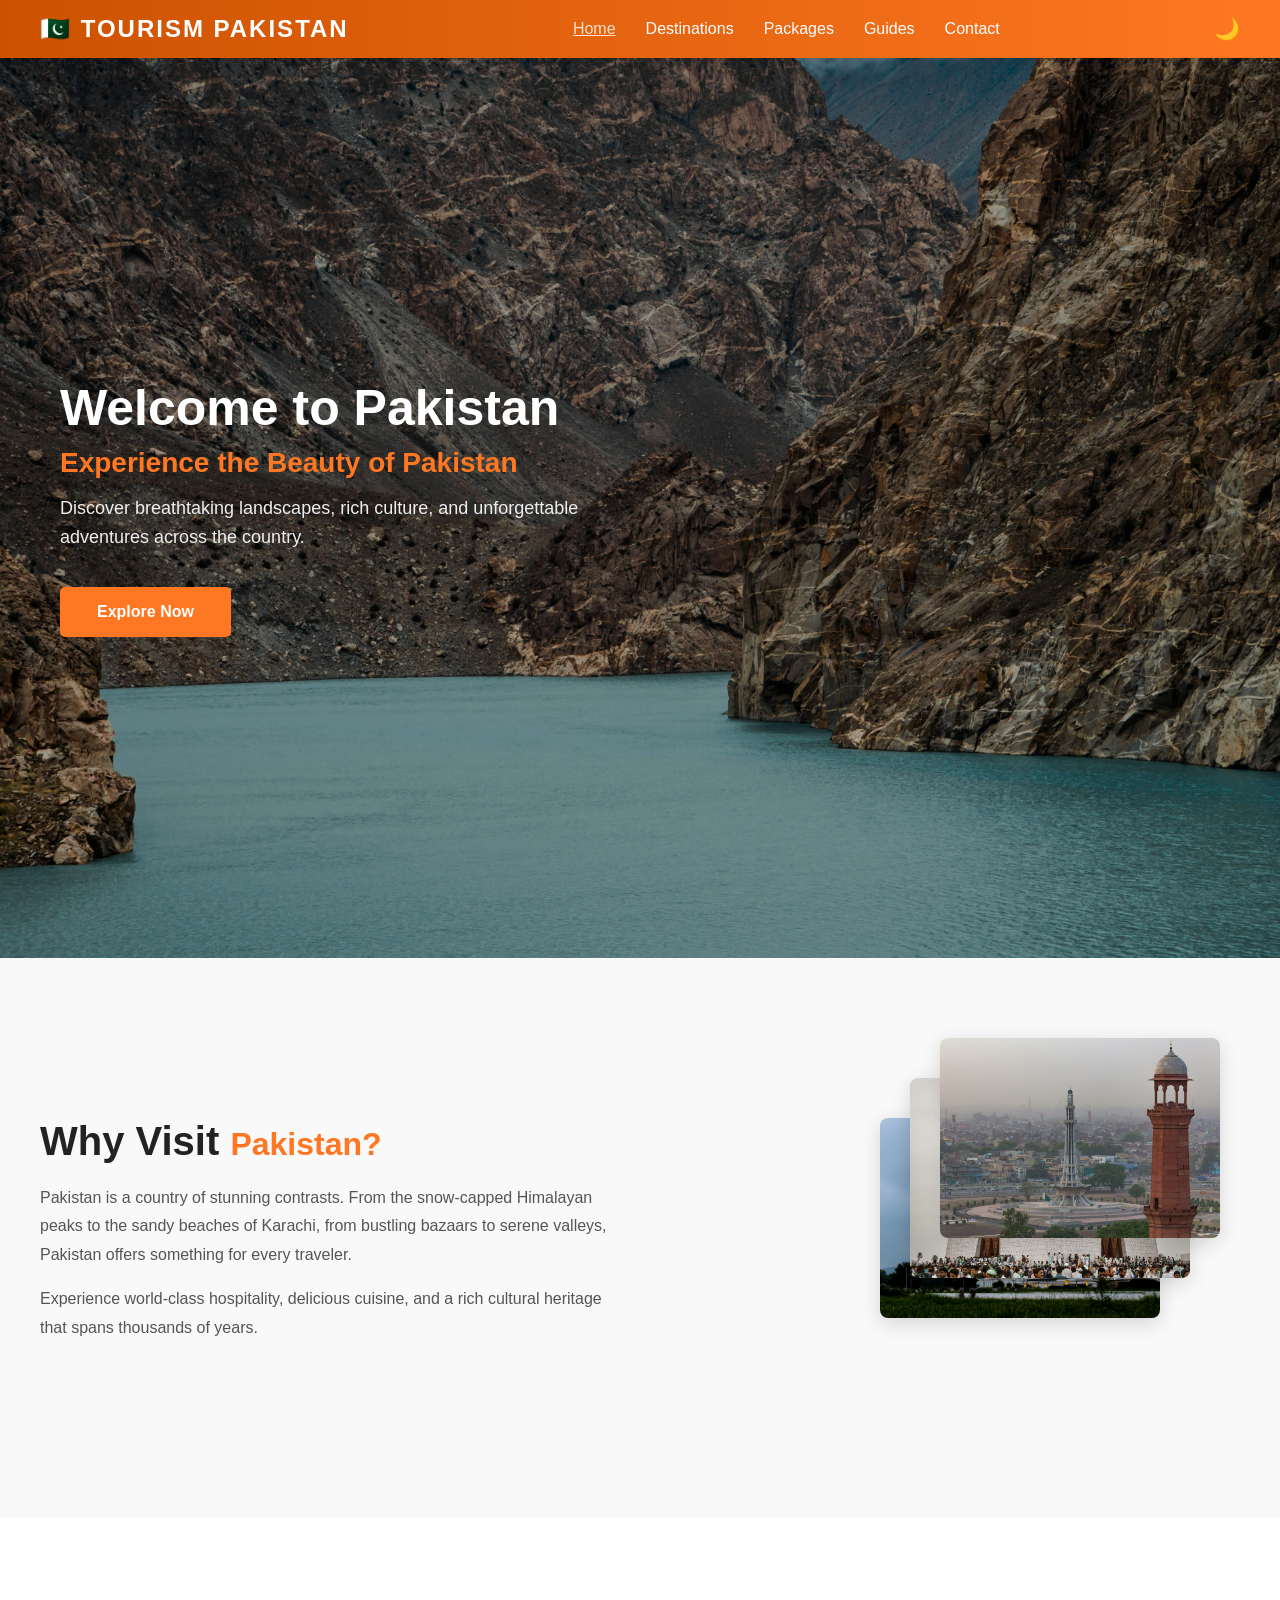
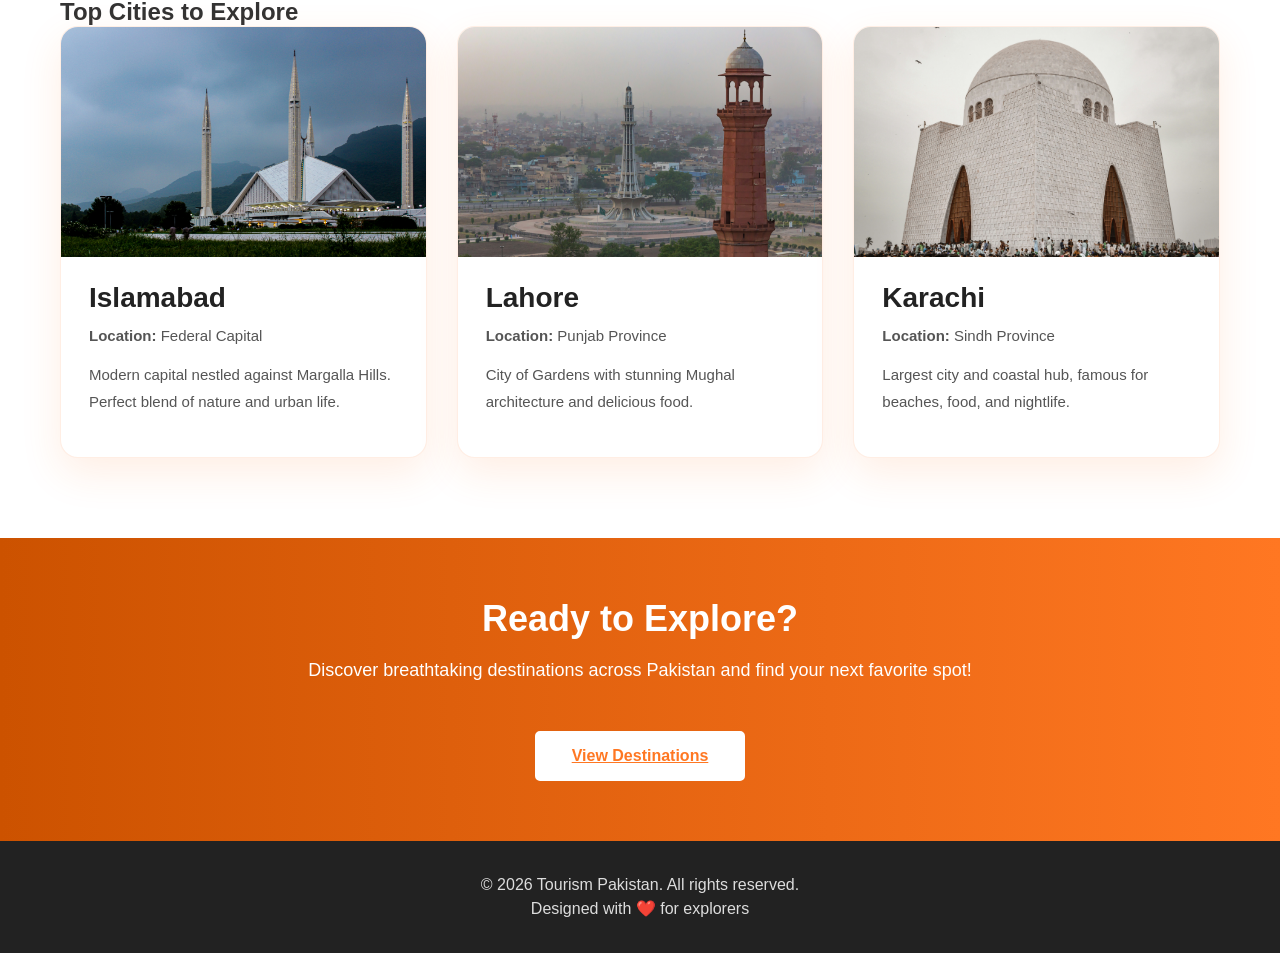
<file: index.html>
<!DOCTYPE html>
<html lang="en">
<head>
    <meta charset="UTF-8">
    <meta name="viewport" content="width=device-width, initial-scale=1.0">
    <title>Tourism Pakistan</title>
    <link rel="stylesheet" href="style.css">
    <link rel="stylesheet" href="dark-mode.css">
</head>
<body>

<!-- Navbar -->
<nav>
    <div class="logo">🇵🇰 Tourism Pakistan</div>
    <ul class="nav-links">
        <li><a href="index.html" class="active">Home</a></li>
        <li><a href="destinations.html">Destinations</a></li>
        <li><a href="packages.html">Packages</a></li>
        <li><a href="guides.html">Guides</a></li>
        <li><a href="contact.html">Contact</a></li>
    </ul>
    <button id="darkModeBtn" class="dark-mode-toggle">🌙</button>
</nav>

<!-- Hero Section -->
<section class="hero">
    <div class="hero::before"></div>
    <div class="hero-content">
        <h1>Welcome to Pakistan</h1>
        <h2>Experience the <span class="pk">Beauty of Pakistan</span></h2>
        <p>Discover breathtaking landscapes, rich culture, and unforgettable adventures across the country.</p>
        <button class="btn-primary" id="heroExploreButton">Explore Now</button>
    </div>
</section>

<!-- About Section -->
<section class="about">
    <div class="about-content">
        <div class="about-text">
            <h1>Why Visit <span class="pk">Pakistan?</span></h1>
            <p>Pakistan is a country of stunning contrasts. From the snow-capped Himalayan peaks to the sandy beaches of Karachi, from bustling bazaars to serene valleys, Pakistan offers something for every traveler.</p>
            <p>Experience world-class hospitality, delicious cuisine, and a rich cultural heritage that spans thousands of years.</p>
        </div>
        <div class="image-stack">
            <img src="syed-bilal-javaid-NDw1gxtfglY-unsplash.jpg" alt="Pakistan" class="img img1">
            <img src="hassan-anwer-I_n4H25slzU-unsplash.jpg" alt="Pakistan" class="img img2">
            <img src="qasim-nagori-1x3qakkpzZU-unsplash.jpg" alt="Pakistan" class="img img3">
        </div>
    </div>
</section>

<!-- Cities Section -->
<section class="cities-section">
    <div class="container">
        <h2>Top Cities to Explore</h2>
        <div class="cities-grid">
            <div class="city-card">
                <div class="city-image">
                    <img src="qasim-nagori-1x3qakkpzZU-unsplash.jpg" alt="Islamabad">
                </div>
                <div class="city-details">
                    <h3>Islamabad</h3>
                    <p><strong>Location:</strong> Federal Capital</p>
                    <p>Modern capital nestled against Margalla Hills. Perfect blend of nature and urban life.</p>
                </div>
            </div>

            <div class="city-card">
                <div class="city-image">
                    <img src="syed-bilal-javaid-NDw1gxtfglY-unsplash.jpg" alt="Lahore">
                </div>
                <div class="city-details">
                    <h3>Lahore</h3>
                    <p><strong>Location:</strong> Punjab Province</p>
                    <p>City of Gardens with stunning Mughal architecture and delicious food.</p>
                </div>
            </div>

            <div class="city-card">
                <div class="city-image">
                    <img src="hassan-anwer-I_n4H25slzU-unsplash.jpg" alt="Karachi">
                </div>
                <div class="city-details">
                    <h3>Karachi</h3>
                    <p><strong>Location:</strong> Sindh Province</p>
                    <p>Largest city and coastal hub, famous for beaches, food, and nightlife.</p>
                </div>
            </div>
        </div>
    </div>
</section>

<!-- CTA Section -->
<section id="cta-section" style="background: linear-gradient(90deg, #cc5200 0%, #ff7722 100%); padding: 60px 40px; text-align: center; color: white;">
    <h2 style="font-size: 36px; margin-bottom: 20px;">Ready to Explore?</h2>
    <p style="font-size: 18px; margin-bottom: 30px;">Discover breathtaking destinations across Pakistan and find your next favorite spot!</p>
    <a href="destinations.html" class="btn-primary" style="background: white; color: #ff7722; border-color: white;">View Destinations</a>
</section>

<!-- Footer -->
<footer>
    <p>&copy; 2026 Tourism Pakistan. All rights reserved.</p>
    <p>Designed with ❤️ for explorers</p>
</footer>

<script>
    const heroButton = document.getElementById('heroExploreButton');
    if (heroButton) {
        heroButton.addEventListener('click', () => {
            const target = document.getElementById('cta-section');
            if (target) {
                target.scrollIntoView({ behavior: 'smooth' });
            }
        });
    }
</script>
<script src="dark-mode.js"></script>
</body>
</html>
</file>
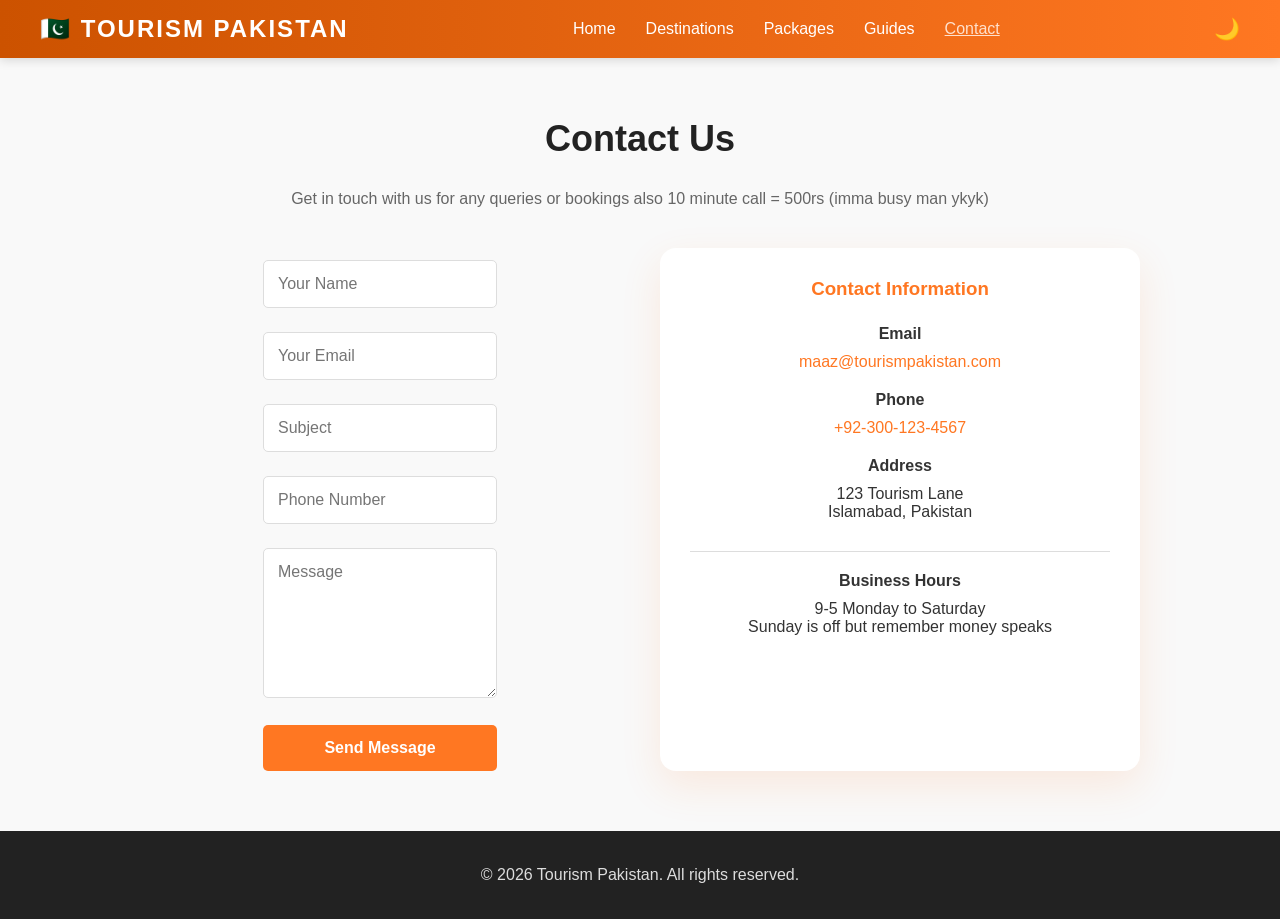
<file: contact.html>
<!DOCTYPE html>
<html lang="en">
<head>
    <meta charset="UTF-8">
    <meta name="viewport" content="width=device-width, initial-scale=1.0">
    <title>Contact Us - Tourism Pakistan</title>
    <link rel="stylesheet" href="style.css">
     <link rel="stylesheet" href="dark-mode.css">
</head>
<body>

<!-- Navbar -->
<nav>
    <div class="logo">🇵🇰 Tourism Pakistan</div>
    <ul class="nav-links">
        <li><a href="index.html">Home</a></li>
        <li><a href="destinations.html">Destinations</a></li>
        <li><a href="packages.html">Packages</a></li>
        <li><a href="guides.html">Guides</a></li>
        <li><a href="contact.html" class="active">Contact</a></li>
    </ul>
    <button id="darkModeBtn" class="dark-mode-toggle">🌙</button>
</nav>

<!-- Contact Section -->
<section class="contact">
    <h2>Contact Us</h2>
    <p class="contact-subtitle">Get in touch with us for any queries or bookings also 10 minute call = 500rs (imma busy man ykyk)</p>

    <div class="contact-preview" id="contactPreview">
        <div class="preview-inner">
            <img src="contactpicture.jpg" alt="Contact Preview">
            <div class="preview-copy">
                <h3>Book Now</h3>
                <p>or else...</p>
            </div>
        </div>
    </div>
    
    <div class="contact-grid">
        <!-- Contact Form -->
        <form class="contact-form">
            <input type="text" placeholder="Your Name" required>
            <input type="email" placeholder="Your Email" required>
            <input type="text" placeholder="Subject" required>
            <input type="tel" placeholder="Phone Number" required>
            <textarea placeholder="Message" required></textarea>
            <button type="submit" class="btn-primary contact-submit">Send Message</button>
        </form>

        <!-- Contact Info -->
        <div class="contact-box">
            <h3>Contact Information</h3>
            <div class="contact-block">
                <h4>Email</h4>
                <p><a href="mailto:@tourismpakistan.com">maaz@tourismpakistan.com</a></p>
            </div>
            <div class="contact-block">
                <h4>Phone</h4>
                <p><a href="tel:+923001234567">+92-300-123-4567</a></p>
            </div>
            <div class="contact-block">
                <h4>Address</h4>
                <p>123 Tourism Lane<br>Islamabad, Pakistan</p>
            </div>
            <div class="contact-block contact-hours">
                <h4>Business Hours</h4>
                <p>9-5 Monday to Saturday</p>
                <p>Sunday is off but remember money speaks </p>
            </div>
        </div>
    </div>
</section>

<!-- Footer -->
<footer>
    <p>&copy; 2026 Tourism Pakistan. All rights reserved.</p>
</footer>

<script src="dark-mode.js"></script>
<script>
  const contactPreview = document.getElementById('contactPreview');
const contactFields = document.querySelectorAll('.contact-form input, .contact-form textarea');

function checkAllFields() {

  const hasText = Array.from(contactFields).some(field => field.value.trim().length > 0);

  if (hasText) {
    contactPreview.classList.remove('active'); 
  } else {
    contactPreview.classList.add('active'); 
  }
}

contactFields.forEach(field => {
  field.addEventListener('focus', checkAllFields);
  field.addEventListener('input', checkAllFields);
});
</script>
</body>
</html>
</file>
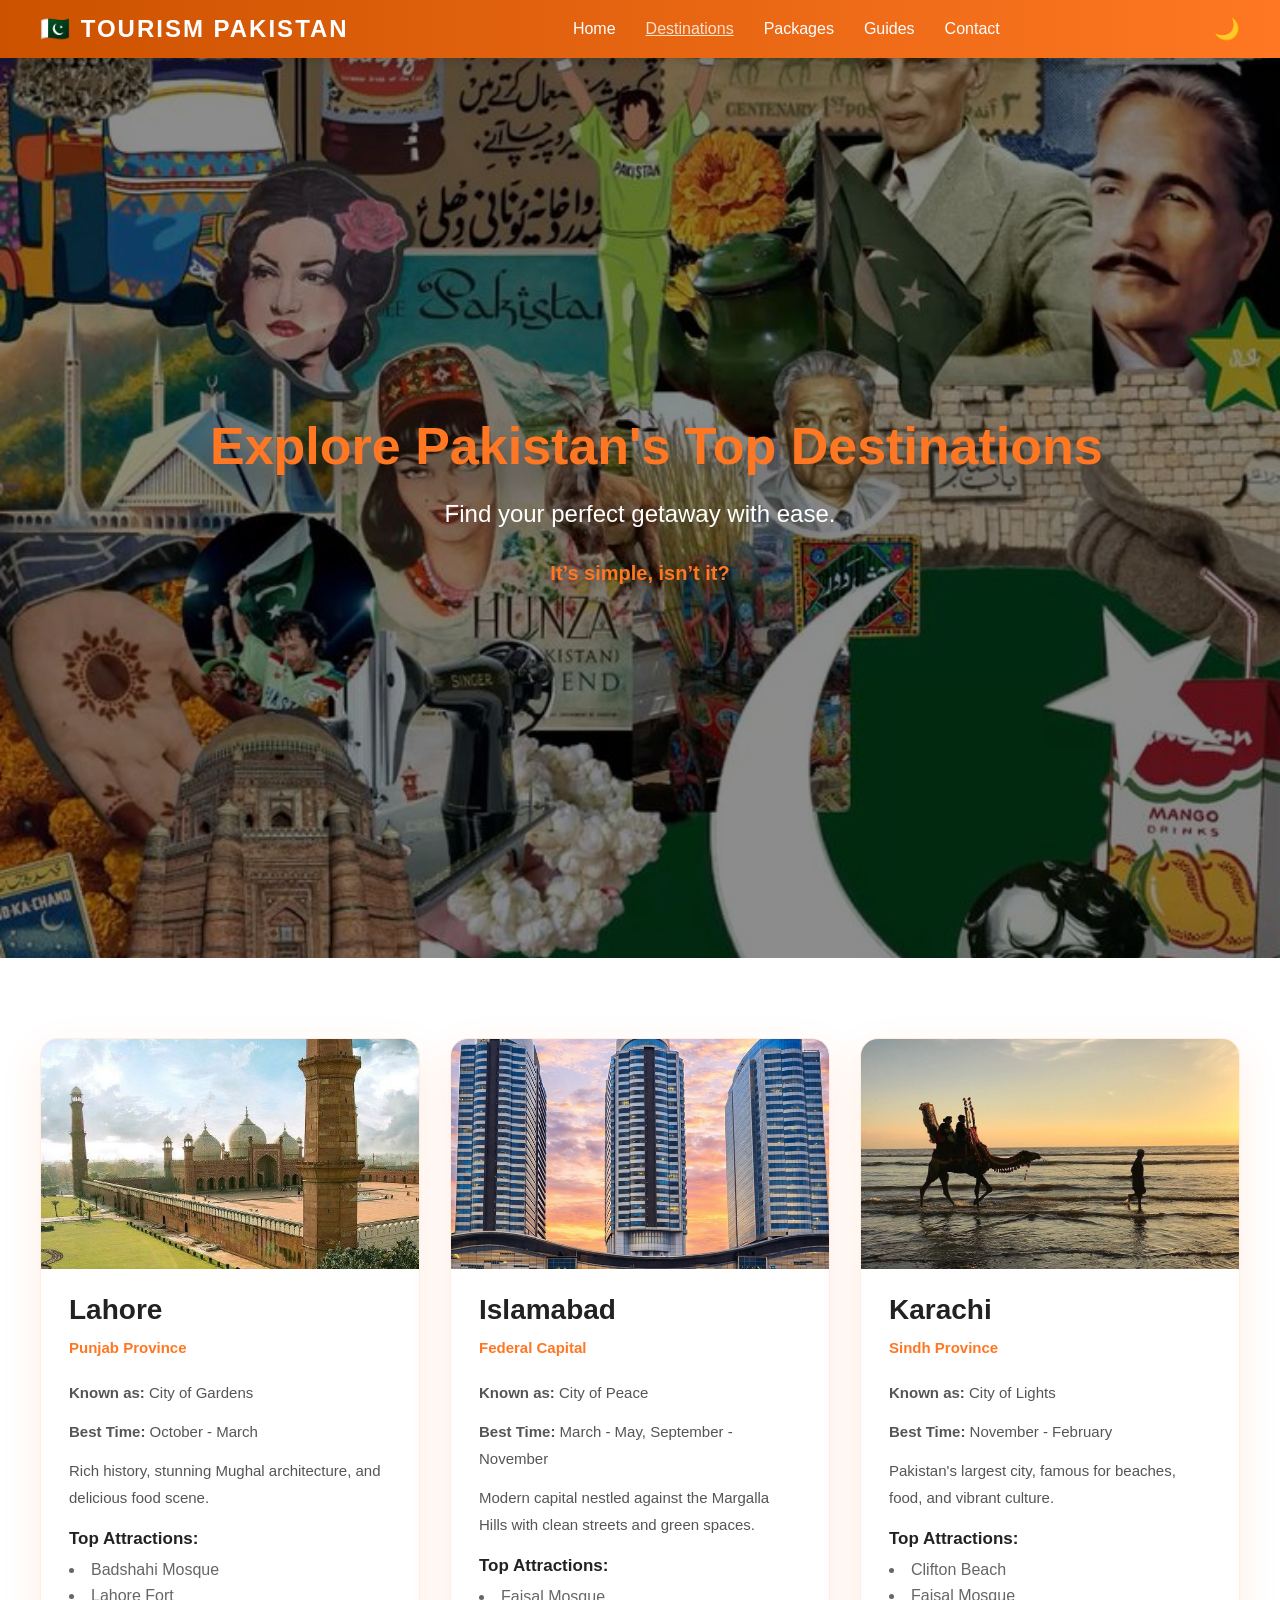
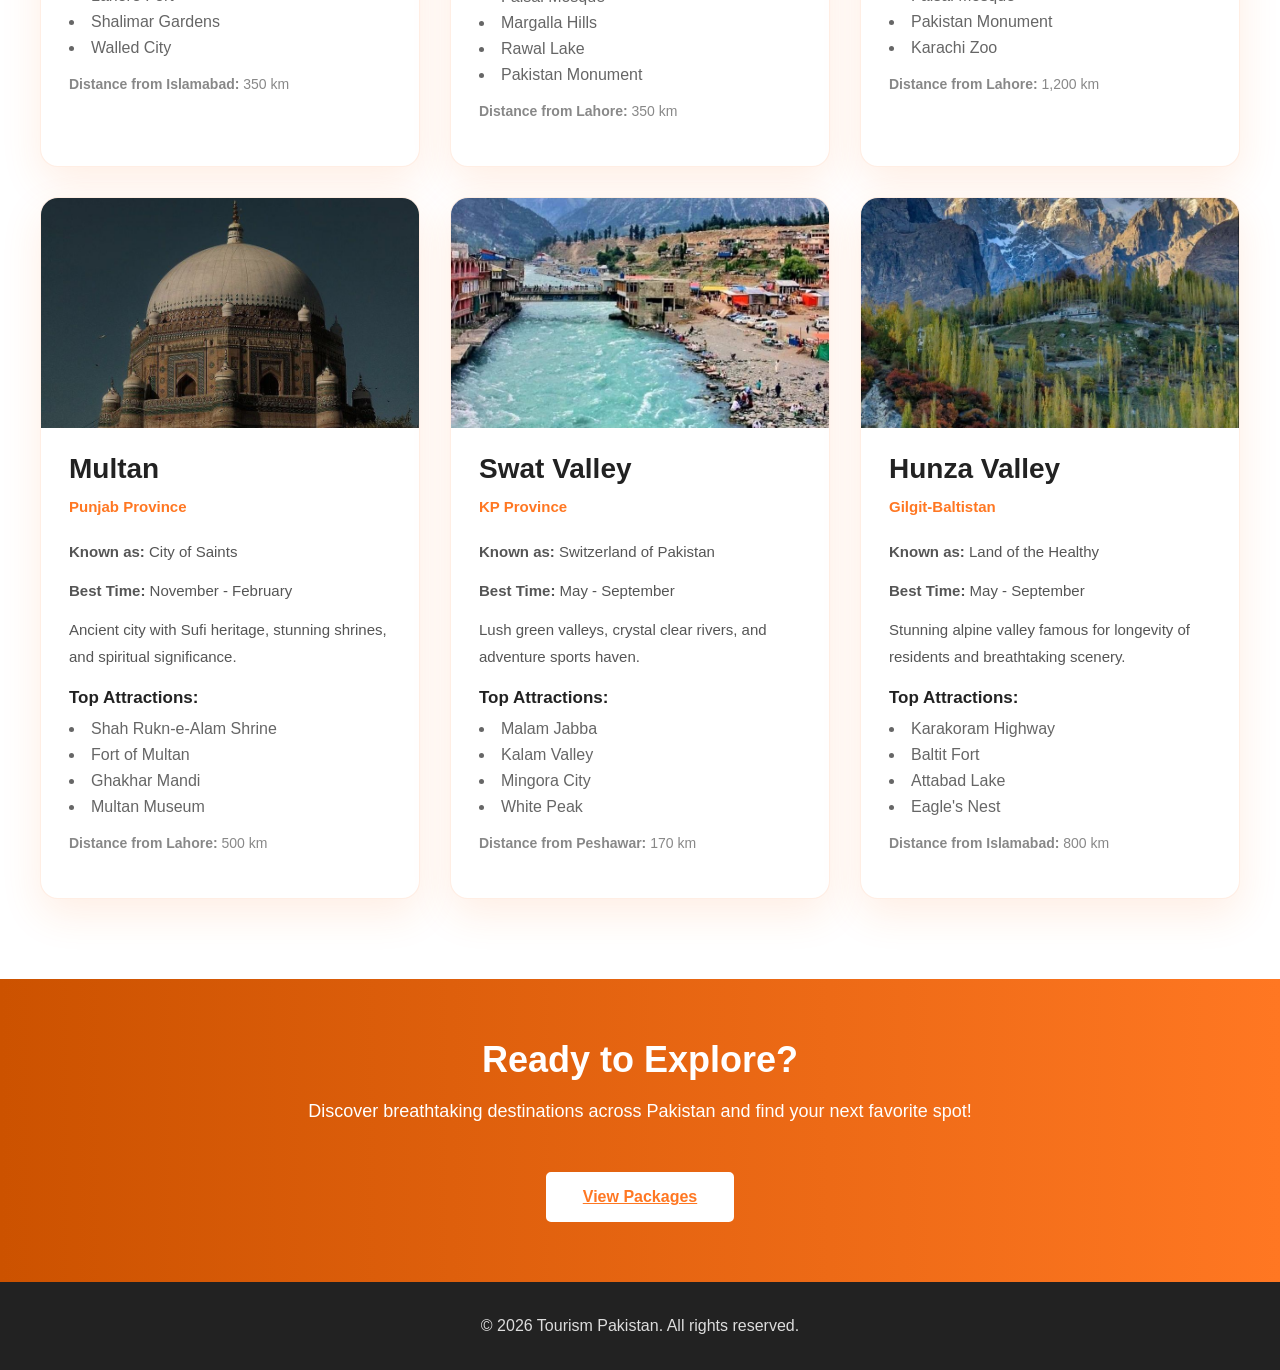
<file: destinations.html>
<!DOCTYPE html>
<html lang="en">
<head>
  <meta charset="UTF-8">
  <meta name="viewport" content="width=device-width, initial-scale=1.0">
  <title>Top Destinations - Tourism Pakistan</title>
  <link rel="stylesheet" href="style.css">
  <link rel="stylesheet" href="dark-mode.css">
</head>
<body>
  <!-- Navigation -->
  <nav class="navbar">
    <div class="nav-container">
      <h1 class="logo">🇵🇰 Tourism Pakistan</h1>
      <ul class="nav-links">
        <li><a href="index.html">Home</a></li>
        <li><a href="destinations.html" class="active">Destinations</a></li>
        <li><a href="packages.html">Packages</a></li>
        <li><a href="guides.html">Guides</a></li>
        <li><a href="contact.html">Contact</a></li>
      </ul>
      <button id="darkModeBtn" class="dark-mode-toggle">🌙</button>
    </div>
  </nav>

  <!-- Hero Section -->
  <section class="hero-destinations">
    <div class="hero-content">
      <h2>Explore Pakistan's Top Destinations</h2>
      <p class="hero-subtitle">Find your perfect getaway with ease.</p>
      <p class="hero-simple">It’s simple, isn’t it?</p>
    </div>
  </section>

  <!-- Cities Grid -->
  <section class="cities-section">
    <div class="cities-grid">

      <!-- Lahore -->
      <div class="city-card">
        <div class="city-image">
          <img src="Lahore.jpg" alt="Lahore">
        </div>
        <div class="city-details">
          <h3>Lahore</h3>
          <p class="location">Punjab Province</p>
          <p><strong>Known as:</strong> City of Gardens</p>
          <p><strong>Best Time:</strong> October - March</p>
          <p>Rich history, stunning Mughal architecture, and delicious food scene.</p>
          <h4>Top Attractions:</h4>
          <ul>
            <li>Badshahi Mosque</li>
            <li>Lahore Fort</li>
            <li>Shalimar Gardens</li>
            <li>Walled City</li>
          </ul>
          <p class="distance"><strong>Distance from Islamabad:</strong> 350 km</p>
        </div>
      </div>

      <!-- Islamabad -->
      <div class="city-card">
        <div class="city-image">
          <img src="Islamabad.jpg" alt="Islamabad">
        </div>
        <div class="city-details">
          <h3>Islamabad</h3>
          <p class="location">Federal Capital</p>
          <p><strong>Known as:</strong> City of Peace</p>
          <p><strong>Best Time:</strong> March - May, September - November</p>
          <p>Modern capital nestled against the Margalla Hills with clean streets and green spaces.</p>
          <h4>Top Attractions:</h4>
          <ul>
            <li>Faisal Mosque</li>
            <li>Margalla Hills</li>
            <li>Rawal Lake</li>
            <li>Pakistan Monument</li>
          </ul>
          <p class="distance"><strong>Distance from Lahore:</strong> 350 km</p>
        </div>
      </div>

      <!-- Karachi -->
      <div class="city-card">
        <div class="city-image">
          <img src="Karachi.jpg" alt="Karachi">
        </div>
        <div class="city-details">
          <h3>Karachi</h3>
          <p class="location">Sindh Province</p>
          <p><strong>Known as:</strong> City of Lights</p>
          <p><strong>Best Time:</strong> November - February</p>
          <p>Pakistan's largest city, famous for beaches, food, and vibrant culture.</p>
          <h4>Top Attractions:</h4>
          <ul>
            <li>Clifton Beach</li>
            <li>Faisal Mosque</li>
            <li>Pakistan Monument</li>
            <li>Karachi Zoo</li>
          </ul>
          <p class="distance"><strong>Distance from Lahore:</strong> 1,200 km</p>
        </div>
      </div>

      <!-- Multan -->
      <div class="city-card">
        <div class="city-image">
          <img src="Multan.jpg" alt="Multan">
        </div>
        <div class="city-details">
          <h3>Multan</h3>
          <p class="location">Punjab Province</p>
          <p><strong>Known as:</strong> City of Saints</p>
          <p><strong>Best Time:</strong> November - February</p>
          <p>Ancient city with Sufi heritage, stunning shrines, and spiritual significance.</p>
          <h4>Top Attractions:</h4>
          <ul>
            <li>Shah Rukn-e-Alam Shrine</li>
            <li>Fort of Multan</li>
            <li>Ghakhar Mandi</li>
            <li>Multan Museum</li>
          </ul>
          <p class="distance"><strong>Distance from Lahore:</strong> 500 km</p>
        </div>
      </div>

      <!-- Swat Valley -->
      <div class="city-card">
        <div class="city-image">
          <img src="Swat Valley.jpg" alt="Swat Valley">
        </div>
        <div class="city-details">
          <h3>Swat Valley</h3>
          <p class="location">KP Province</p>
          <p><strong>Known as:</strong> Switzerland of Pakistan</p>
          <p><strong>Best Time:</strong> May - September</p>
          <p>Lush green valleys, crystal clear rivers, and adventure sports haven.</p>
          <h4>Top Attractions:</h4>
          <ul>
            <li>Malam Jabba</li>
            <li>Kalam Valley</li>
            <li>Mingora City</li>
            <li>White Peak</li>
          </ul>
          <p class="distance"><strong>Distance from Peshawar:</strong> 170 km</p>
        </div>
      </div>

      <!-- Hunza Valley -->
      <div class="city-card">
        <div class="city-image">
          <img src="Hunza Valley.jpg" alt="Hunza Valley">
        </div>
        <div class="city-details">
          <h3>Hunza Valley</h3>
          <p class="location">Gilgit-Baltistan</p>
          <p><strong>Known as:</strong> Land of the Healthy</p>
          <p><strong>Best Time:</strong> May - September</p>
          <p>Stunning alpine valley famous for longevity of residents and breathtaking scenery.</p>
          <h4>Top Attractions:</h4>
          <ul>
            <li>Karakoram Highway</li>
            <li>Baltit Fort</li>
            <li>Attabad Lake</li>
            <li>Eagle's Nest</li>
          </ul>
          <p class="distance"><strong>Distance from Islamabad:</strong> 800 km</p>
        </div>
      </div>
    </div>
  </section>

  <section class="cta-section">
    <div class="container">
      <h2>Ready to Explore?</h2>
      <p>Discover breathtaking destinations across Pakistan and find your next favorite spot!</p>
      <a href="packages.html" class="btn-primary cta-btn">View Packages</a>
    </div>
  </section>

  <footer>
    <p>&copy; 2026 Tourism Pakistan. All rights reserved.</p>
  </footer>

  <script src="dark-mode.js"></script>
</body>
</html>
</file>
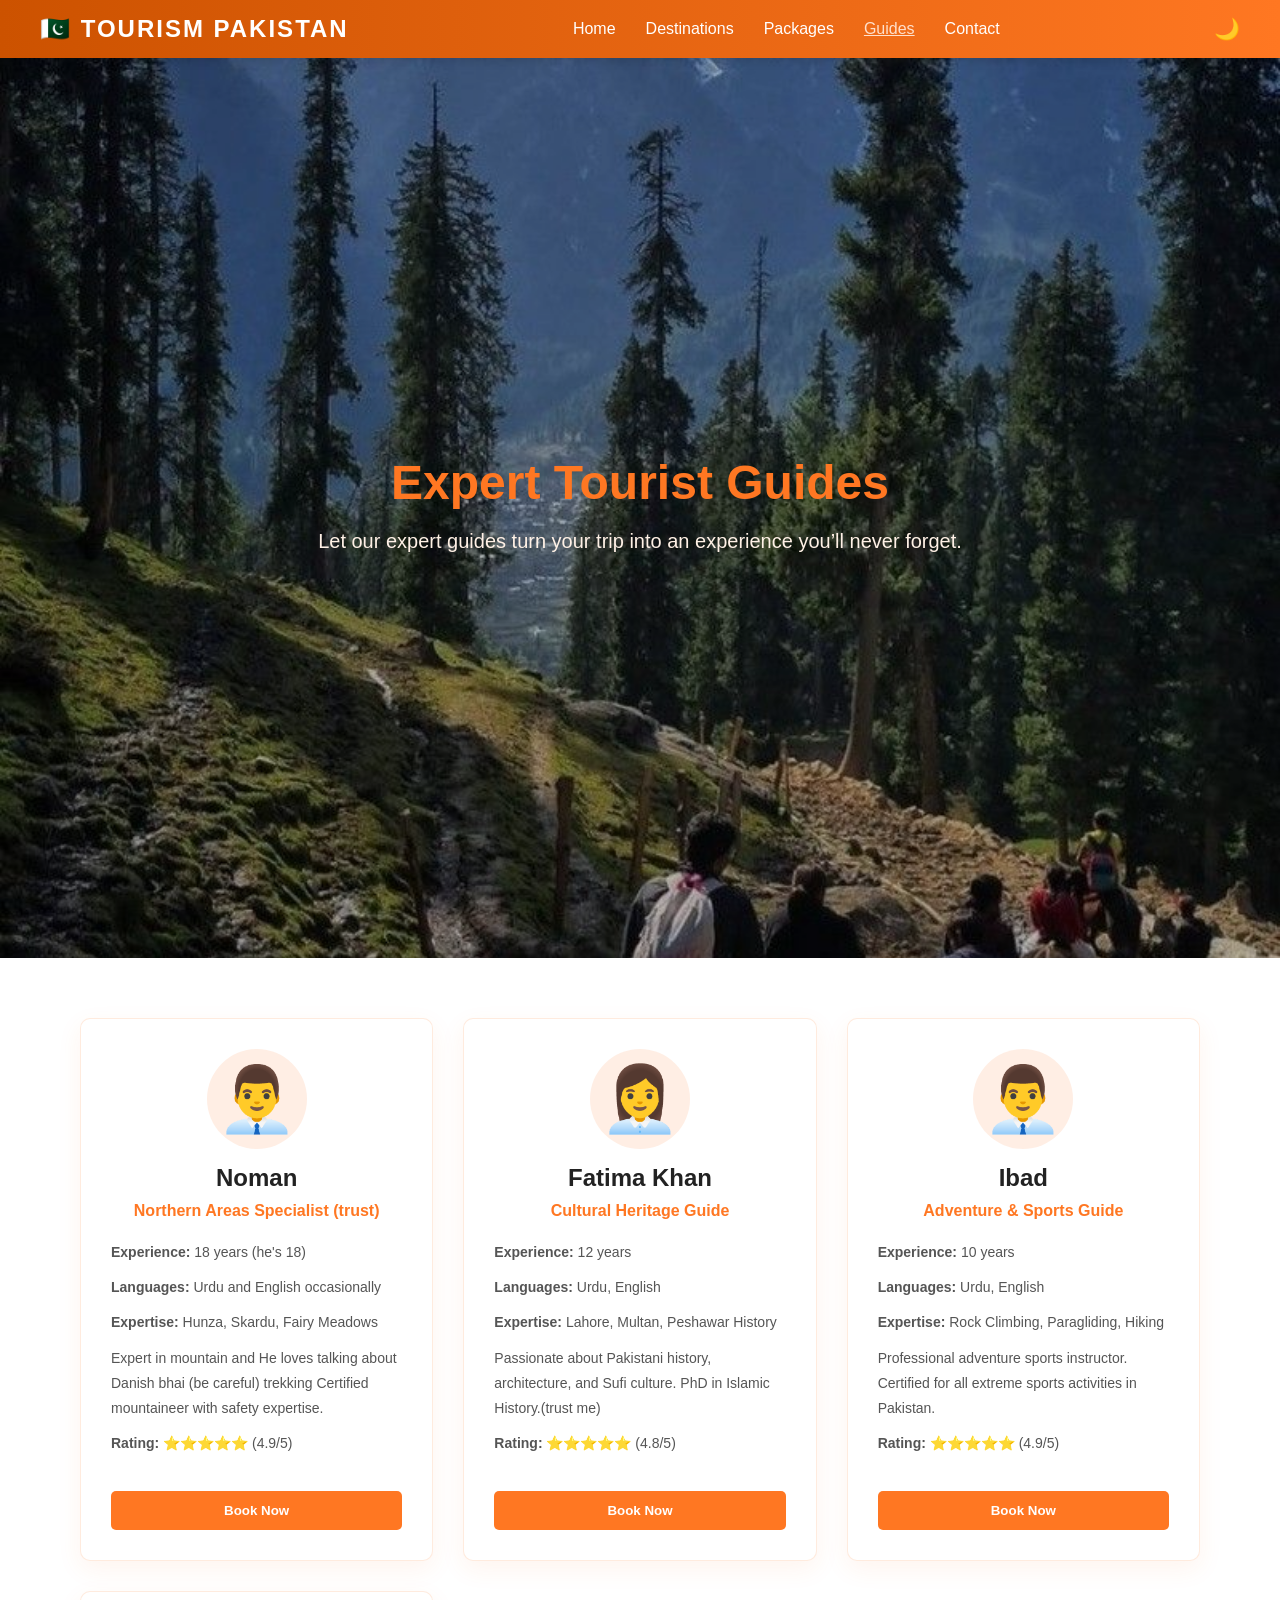
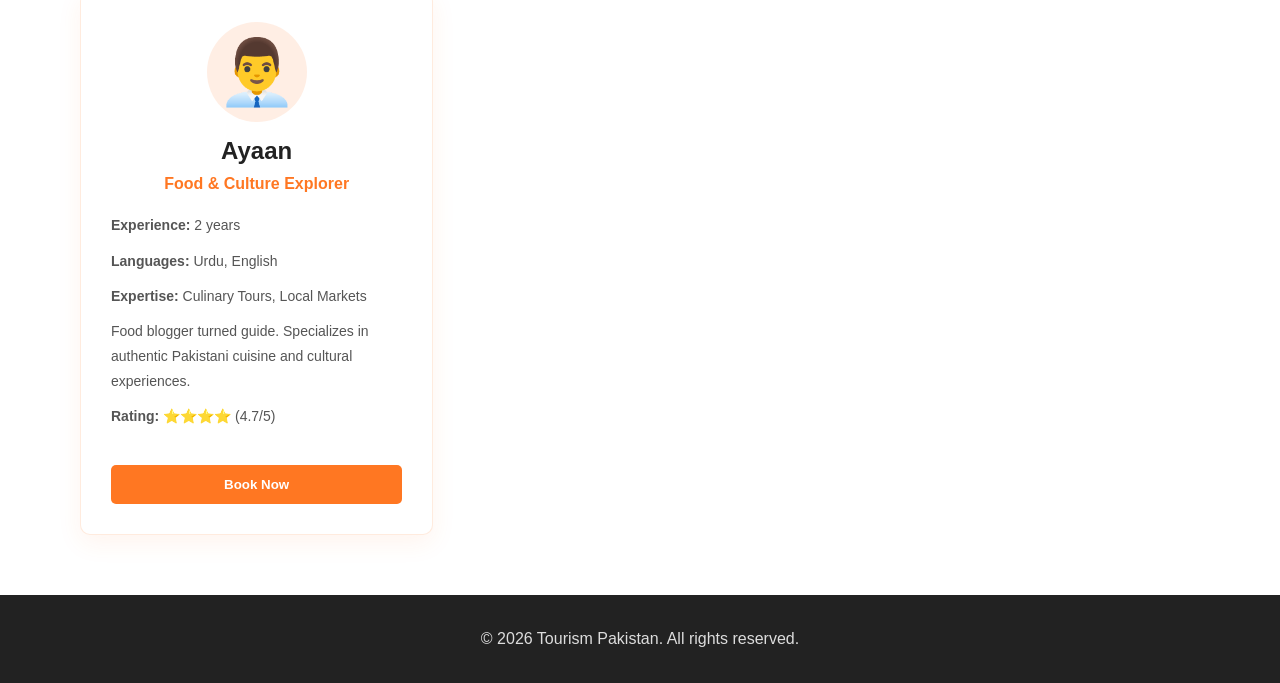
<file: guides.html>
<!DOCTYPE html>
<html lang="en">
<head>
  <meta charset="UTF-8">
  <meta name="viewport" content="width=device-width, initial-scale=1.0">
  <title>Expert Guides - Tourism Pakistan</title>
  <link rel="stylesheet" href="style.css">
   <link rel="stylesheet" href="dark-mode.css">
</head>
<body>
  <nav class="navbar">
    <div class="nav-container">
      <h1 class="logo">🇵🇰 Tourism Pakistan</h1>
      <ul class="nav-links">
        <li><a href="index.html">Home</a></li>
        <li><a href="destinations.html">Destinations</a></li>
        <li><a href="packages.html">Packages</a></li>
        <li><a href="guides.html" class="active">Guides</a></li>
        <li><a href="contact.html">Contact</a></li>
      </ul>
      <button id="darkModeBtn" class="dark-mode-toggle">🌙</button>
    </div>
  </nav>

  <section class="hero-guides">
    <div class="hero-content">
      <h2>Expert Tourist Guides</h2>
      <p>Let our expert guides turn your trip into an experience you’ll never forget.</p>
    </div>
  </section>

  <section class="guides-container">
    
    <!-- Guide 1 -->
    <div class="guide-card">
      <div class="guide-avatar">👨‍💼</div>
      <h3>Noman</h3>
      <p class="specialization">Northern Areas Specialist (trust)</p>
      <div class="guide-info">
        <p><strong>Experience:</strong> 18 years (he's 18)</p>
        <p><strong>Languages:</strong> Urdu and English occasionally</p>
        <p><strong>Expertise:</strong> Hunza, Skardu, Fairy Meadows</p>
        <p class="bio">Expert in mountain and He loves talking about Danish bhai (be careful) trekking Certified mountaineer with safety expertise.</p>
        <p><strong>Rating:</strong> ⭐⭐⭐⭐⭐ (4.9/5)</p>
      </div>
      <button class="contact-btn">Book Now</button>
    </div>

    <!-- Guide 2 -->
    <div class="guide-card">
      <div class="guide-avatar">👩‍💼</div>
      <h3>Fatima Khan</h3>
      <p class="specialization">Cultural Heritage Guide</p>
      <div class="guide-info">
        <p><strong>Experience:</strong> 12 years</p>
        <p><strong>Languages:</strong> Urdu, English</p>
        <p><strong>Expertise:</strong> Lahore, Multan, Peshawar History</p>
        <p class="bio">Passionate about Pakistani history, architecture, and Sufi culture. PhD in Islamic History.(trust me)</p>
        <p><strong>Rating:</strong> ⭐⭐⭐⭐⭐ (4.8/5)</p>
      </div>
      <button class="contact-btn">Book Now</button>
    </div>

    <!-- Guide 3 -->
    <div class="guide-card">
      <div class="guide-avatar">👨‍💼</div>
      <h3>Ibad</h3>
      <p class="specialization">Adventure & Sports Guide</p>
      <div class="guide-info">
        <p><strong>Experience:</strong> 10 years</p>
        <p><strong>Languages:</strong> Urdu, English</p>
        <p><strong>Expertise:</strong> Rock Climbing, Paragliding, Hiking</p>
        <p class="bio">Professional adventure sports instructor. Certified for all extreme sports activities in Pakistan.</p>
        <p><strong>Rating:</strong> ⭐⭐⭐⭐⭐ (4.9/5)</p>
      </div>
      <button class="contact-btn">Book Now</button>
    </div>

    <!-- Guide 4 -->
    <div class="guide-card">
      <div class="guide-avatar">👨‍💼</div>
      <h3>Ayaan</h3>
      <p class="specialization">Food & Culture Explorer</p>
      <div class="guide-info">
        <p><strong>Experience:</strong> 2 years</p>
        <p><strong>Languages:</strong> Urdu, English</p>
        <p><strong>Expertise:</strong> Culinary Tours, Local Markets</p>
        <p class="bio">Food blogger turned guide. Specializes in authentic Pakistani cuisine and cultural experiences.</p>
        <p><strong>Rating:</strong> ⭐⭐⭐⭐ (4.7/5)</p>
      </div>
      <button class="contact-btn">Book Now</button>
    </div>

  </section>

  <footer>
    <p>&copy; 2026 Tourism Pakistan. All rights reserved.</p>
  </footer>

  <script src="dark-mode.js"></script>
</body>
</html>
</file>
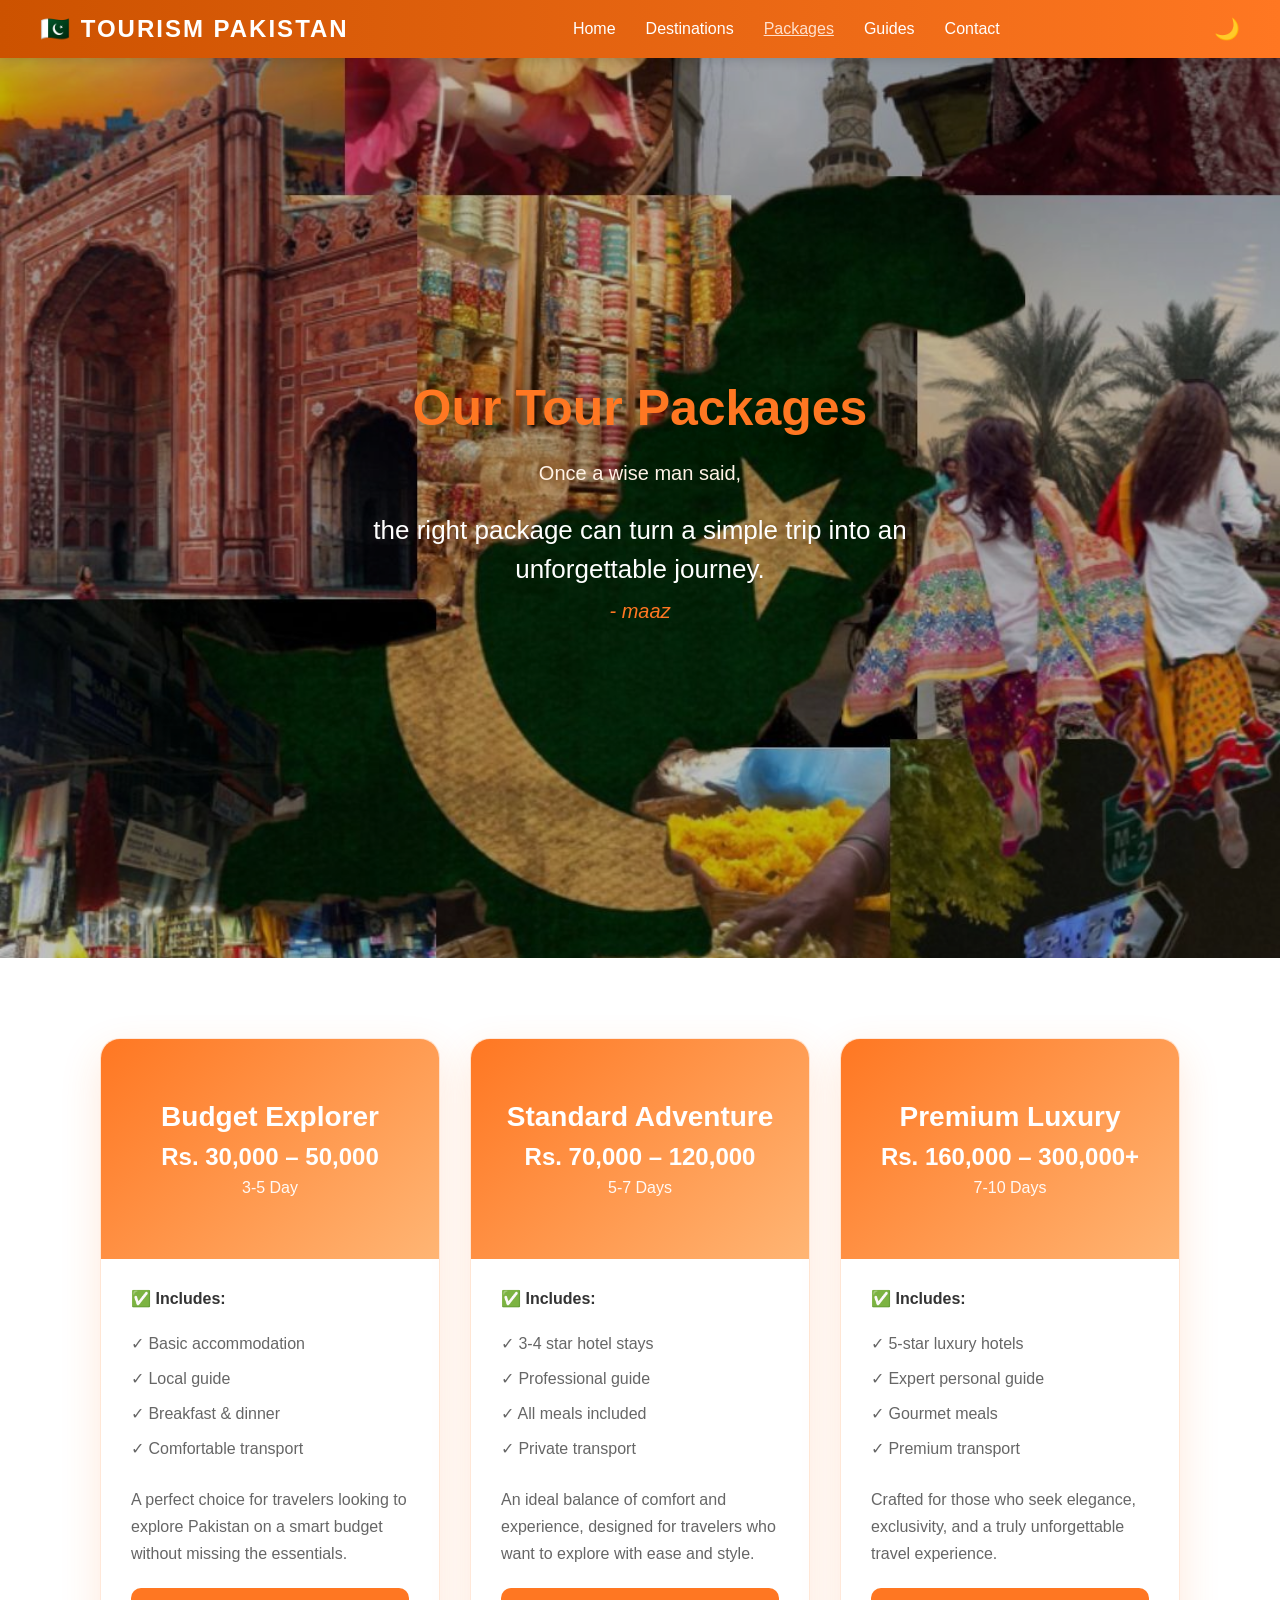
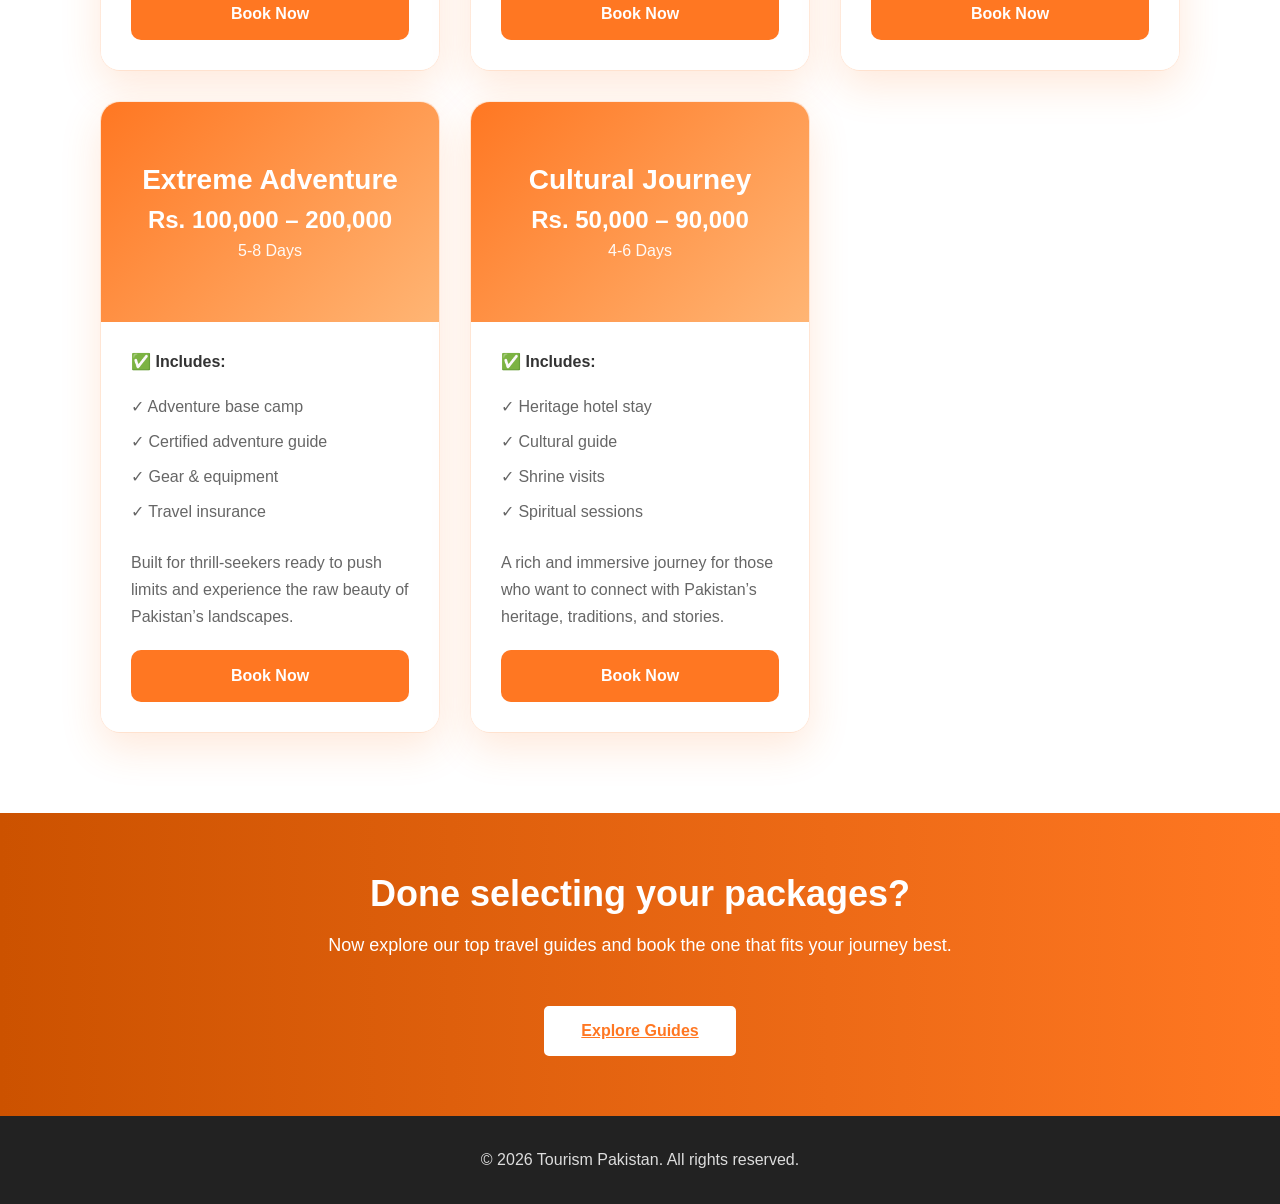
<file: packages.html>
<!DOCTYPE html>
<html lang="en">
<head>
    <meta charset="UTF-8">
    <meta name="viewport" content="width=device-width, initial-scale=1.0">
    <title>Tour Packages - Tourism Pakistan</title>
    <link rel="stylesheet" href="style.css">
     <link rel="stylesheet" href="dark-mode.css">
</head>
<body>

<!-- Navbar -->
<nav>
    <div class="logo">🇵🇰 Tourism Pakistan</div>
    <ul class="nav-links">
        <li><a href="index.html">Home</a></li>
        <li><a href="destinations.html">Destinations</a></li>
        <li><a href="packages.html" class="active">Packages</a></li>
        <li><a href="guides.html">Guides</a></li>
        <li><a href="contact.html">Contact</a></li>
    </ul>
    <button id="darkModeBtn" class="dark-mode-toggle">🌙</button>
</nav>

<!-- Hero Section -->
<section class="hero-packages">
    <div class="hero-content">
        <h1>Our Tour Packages</h1>
        <p>Once a wise man said,</p>
        <p class="hero-quote">the right package can turn a simple trip into an unforgettable journey.</p>
        <p class="hero-author">- maaz</p>
    </div>
</section>

<!-- Packages Section -->
<section class="packages-page">
    <div class="container">
        <div class="packages-grid">

            <div class="package-card">
                <div class="package-header">
                    <h3>Budget Explorer</h3>
                    <p class="package-price">Rs. 30,000 – 50,000</p>
                    <p class="package-duration">3-5 Day</p>
                </div>
                <div class="package-content">
                    <h4>✅ Includes:</h4>
                    <ul>
                        <li>✓ Basic accommodation</li>
                        <li>✓ Local guide</li>
                        <li>✓ Breakfast & dinner</li>
                        <li>✓ Comfortable transport</li>
                    </ul>
                    <p class="package-summary">A perfect choice for travelers looking to explore Pakistan on a smart budget without missing the essentials.</p>
                    <button class="book-btn">Book Now</button>
                </div>
            </div>

            <div class="package-card">
                <div class="package-header">
                    <h3>Standard Adventure</h3>
                    <p class="package-price">Rs. 70,000 – 120,000</p>
                    <p class="package-duration">5-7 Days</p>
                </div>
                <div class="package-content">
                    <h4>✅ Includes:</h4>
                    <ul>
                        <li>✓ 3-4 star hotel stays</li>
                        <li>✓ Professional guide</li>
                        <li>✓ All meals included</li>
                        <li>✓ Private transport</li>
                    </ul>
                    <p class="package-summary">An ideal balance of comfort and experience, designed for travelers who want to explore with ease and style.</p>
                    <button class="book-btn">Book Now</button>
                </div>
            </div>

            <div class="package-card">
                <div class="package-header">
                    <h3> Premium Luxury</h3>
                    <p class="package-price">Rs. 160,000 – 300,000+</p>
                    <p class="package-duration">7-10 Days</p>
                </div>
                <div class="package-content">
                    <h4>✅ Includes:</h4>
                    <ul>
                        <li>✓ 5-star luxury hotels</li>
                        <li>✓ Expert personal guide</li>
                        <li>✓ Gourmet meals</li>
                        <li>✓ Premium transport</li>
                    </ul>
                    <p class="package-summary">Crafted for those who seek elegance, exclusivity, and a truly unforgettable travel experience.</p>
                    <button class="book-btn">Book Now</button>
                </div>
            </div>

            <div class="package-card">
                <div class="package-header">
                    <h3>Extreme Adventure</h3>
                    <p class="package-price">Rs. 100,000 – 200,000</p>
                    <p class="package-duration">5-8 Days</p>
                </div>
                <div class="package-content">
                    <h4>✅ Includes:</h4>
                    <ul>
                        <li>✓ Adventure base camp</li>
                        <li>✓ Certified adventure guide</li>
                        <li>✓ Gear & equipment</li>
                        <li>✓ Travel insurance</li>
                    </ul>
                    <p class="package-summary">Built for thrill-seekers ready to push limits and experience the raw beauty of Pakistan’s landscapes.</p>
                    <button class="book-btn">Book Now</button>
                </div>
            </div>

            <div class="package-card">
                <div class="package-header">
                    <h3>Cultural Journey</h3>
                    <p class="package-price">Rs. 50,000 – 90,000</p>
                    <p class="package-duration">4-6 Days</p>
                </div>
                <div class="package-content">
                    <h4>✅ Includes:</h4>
                    <ul>
                        <li>✓ Heritage hotel stay</li>
                        <li>✓ Cultural guide</li>
                        <li>✓ Shrine visits</li>
                        <li>✓ Spiritual sessions</li>
                    </ul>
                    <p class="package-summary">A rich and immersive journey for those who want to connect with Pakistan’s heritage, traditions, and stories.</p>
                    <button class="book-btn">Book Now</button>
                </div>
            </div>

        </div>
    </div>
</section>

<section class="cta-section">
    <div class="container">
        <h2>Done selecting your packages?</h2>
        <p>Now explore our top travel guides and book the one that fits your journey best.</p>
        <a href="guides.html" class="btn-primary cta-btn">Explore Guides</a>
    </div>
</section>

<!-- Footer -->
<footer>
    <p>&copy; 2026 Tourism Pakistan. All rights reserved.</p>
</footer>

<script src="dark-mode.js"></script>
</body>
</html>
</file>
<file: style.css>
* {
    margin: 0;
    padding: 0;
    box-sizing: border-box;
    font-family: 'Segoe UI', Tahoma, Geneva, Verdana, sans-serif;
}

body {
    background: #fff;
    color: #333;
}

.container {
    max-width: 1200px;
    margin: 0 auto;
    padding: 0 20px;
}

nav {
    display: flex;
    justify-content: space-between;
    align-items: center;
    padding: 15px 40px;
    background: linear-gradient(90deg, #cc5200 0%, #ff7722 100%);
    color: white;
    position: sticky;
    top: 0;
    box-shadow: 0 2px 10px rgba(0, 0, 0, 0.15);
    z-index: 100;
}

.navbar .nav-container {
    display: flex;
    align-items: center;
    justify-content: space-between;
    width: 100%;
    gap: 20px;
    flex-wrap: wrap;
}

.logo {
    font-family: 'Segoe UI Emoji', 'Segoe UI Symbol', 'Segoe UI', Tahoma, Geneva, Verdana, sans-serif;
    font-size: 24px;
    font-weight: bold;
    color: white;
    text-transform: uppercase;
    letter-spacing: 2px;
}

.nav-links {
    display: flex;
    list-style: none;
}

.nav-links li {
    margin-left: 30px;
}

.nav-links a {
    color: white;
    text-decoration: none;
    transition: 0.3s;
    font-weight: 500;
    font-size: 16px;
}

.nav-links a:hover,
.nav-links a.active {
    color: #ffe0cc;
    text-decoration: underline;
}

.hero {
    height: 100vh;
    background: url('shuttergames-9BE8hiqvUM4-unsplash.jpg') no-repeat center/cover;
    position: relative;
    display: flex;
    align-items: center;
    padding: 60px;
    color: white;
}

.hero::before {
    content: "";
    position: absolute;
    width: 100%;
    height: 100%;
    background: rgba(0, 0, 0, 0.25);
    top: 0;
    left: 0;
}

.hero-content {
    position: relative;
    max-width: 600px;
    z-index: 2;
}

.hero-content h1 {
    font-size: 50px;
    font-weight: bold;
    margin-bottom: 10px;
    color: white;
}

.hero-content h2 {
    margin: 10px 0;
    color: #ff7722;
    font-size: 28px;
}

.hero-content p {
    margin: 15px 0;
    color: #eee;
    font-size: 18px;
    line-height: 1.6;
}

.btn-primary {
    padding: 14px 35px;
    background: #ff7722;
    border: 2px solid #ff7722;
    color: white;
    border-radius: 5px;
    cursor: pointer;
    font-weight: bold;
    font-size: 16px;
    transition: 0.3s;
    display: inline-block;
    margin-top: 20px;
}

.btn-primary:hover {
    background: #cc5200;
    border-color: #cc5200;
    transform: scale(1.05);
}

.about {
    padding: 80px 40px;
    background: #f9f9f9;
}

.about-content {
    display: flex;
    align-items: center;
    gap: 60px;
    max-width: 1200px;
    margin: 0 auto;
}

.about-text {
    flex: 1;
}

.about-text h1 {
    font-size: 40px;
    margin-bottom: 20px;
    color: #222;
}

.about-text .pk {
    color: #ff7722;
    font-size: 32px;
    font-weight: bold;
}

.about-text p {
    font-size: 16px;
    color: #555;
    line-height: 1.8;
    margin-bottom: 15px;
}

/* image thingy */
.image-stack {
    flex: 1;
    position: relative;
    height: 400px;
    display: flex;
    align-items: center;
    justify-content: center;
}

.img {
    position: absolute;
    width: 280px;
    height: 200px;
    border-radius: 8px;
    object-fit: cover;
    box-shadow: 0 5px 20px rgba(0, 0, 0, 0.15);
    transition: 0.5s;
    border: none;
}

.img1 {
    top: 0;
    right: 20px;
    z-index: 3;
}

.img2 {
    top: 40px;
    right: 50px;
    z-index: 2;
}

.img3 {
    top: 80px;
    right: 80px;
    z-index: 1;
}

.image-stack:hover .img1 {
    transform: translateY(-10px);
    box-shadow: 0 10px 30px rgba(0, 0, 0, 0.2);
}

.image-stack:hover .img2 {
    transform: translateY(-5px);
    box-shadow: 0 10px 30px rgba(0, 0, 0, 0.2);
}

.image-stack:hover .img3 {
    transform: translateY(0px);
}

footer {
    background: #222;
    color: #ddd;
    text-align: center;
    padding: 30px 15px;
}

footer p {
    margin: 5px 0;
}

footer p a {
    color: #ff7722;
    text-decoration: none;
    transition: 0.3s;
}

footer p a:hover {
    color: #cc5200;
    text-decoration: underline;
}

.contact {
    position: relative;
    padding: 60px 40px;
    background: #f9f9f9;
    text-align: center;
}

.contact h2 {
    font-size: 36px;
    color: #222;
    margin-bottom: 30px;
}

.contact form {
    max-width: 500px;
    margin: auto;
    display: flex;
    flex-direction: column;
}

.contact input,
.contact textarea {
    margin: 12px 0;
    padding: 14px;
    border: 1px solid #ddd;
    border-radius: 5px;
    background: #fff;
    color: #333;
    font-size: 16px;
    transition: 0.3s;
}

.contact input:focus,
.contact textarea:focus {
    outline: none;
    border-color: #ff7722;
    box-shadow: 0 0 10px rgba(255, 119, 34, 0.2);
}

.contact textarea {
    resize: vertical;
    min-height: 150px;
}

.contact button {
    padding: 14px;
    background: #ff7722;
    color: white;
    border: none;
    cursor: pointer;
    border-radius: 5px;
    font-weight: bold;
    font-size: 16px;
    transition: 0.3s;
    margin-top: 15px;
}

.contact button:hover {
    background: #cc5200;
    transform: scale(1.05);
}

/* Destinations Page CSS */
.hero-destinations {
    position: relative;
    height: 100vh;
    background: url('travel2.jpg') no-repeat center/cover;
    display: flex;
    align-items: center;
    justify-content: center;
    color: white;
    text-align: center;
    padding: 60px 40px;
}

.hero-destinations::before {
    content: "";
    position: absolute;
    width: 100%;
    height: 100%;
    background: rgba(0, 0, 0, 0.45);
    top: 0;
    left: 0;
    z-index: 0;
}

.hero-destinations .hero-content {
    position: relative;
    z-index: 1;
    max-width: 900px;
    width: 100%;
    padding: 20px;
}

.hero-destinations h2 {
    font-size: 52px;
    margin-bottom: 15px;
    text-shadow: 0 18px 30px rgba(0, 0, 0, 0.4);
    white-space: nowrap;
}

.hero-destinations .hero-subtitle {
    font-size: 24px;
    color: #ffffff;
    margin: 0 0 18px;
    text-shadow: 0 10px 20px rgba(0, 0, 0, 0.35);
}

.hero-destinations p {
    font-size: 18px;
    color: #fdf1e8;
    line-height: 1.9;
    margin-bottom: 20px;
    text-shadow: 0 12px 20px rgba(0, 0, 0, 0.25);
}

.hero-destinations .hero-simple {
    font-size: 20px;
    color: #ff7722;
    font-weight: 700;
    margin-bottom: 18px;
    text-shadow: 0 10px 20px rgba(0, 0, 0, 0.35);
}

.hero-destinations .btn-primary {
    margin-top: 20px;
    padding: 14px 38px;
}

.cta-section {
    background: linear-gradient(90deg, #cc5200 0%, #ff7722 100%);
    padding: 60px 40px;
    text-align: center;
    color: white;
}

.cta-section h2 {
    font-size: 36px;
    margin-bottom: 20px;
}

.cta-section p {
    font-size: 18px;
    margin-bottom: 30px;
    color: #fff;
}

.cta-btn {
    background: white;
    color: #ff7722;
    border-color: white;
    padding: 14px 35px;
}

.cta-btn:hover {
    background: #ffe0cc;
    color: #cc5200;
}

.cities-section {
    padding: 80px 40px;
    background: #fff;
}

.cities-grid {
    display: grid;
    grid-template-columns: repeat(auto-fit, minmax(300px, 1fr));
    gap: 30px;
    max-width: 1200px;
    margin: 0 auto;
}

.city-card {
    background: #ffffff;
    border-radius: 18px;
    overflow: hidden;
    box-shadow: 0 15px 40px rgba(255, 119, 34, 0.12);
    transition: transform 0.3s ease, box-shadow 0.3s ease;
    border: 1px solid rgba(255, 119, 34, 0.12);
}

.city-card:hover {
    transform: translateY(-10px);
    box-shadow: 0 24px 50px rgba(255, 119, 34, 0.18);
}

.city-image {
    width: 100%;
    height: 230px;
    overflow: hidden;
}

.city-image img {
    width: 100%;
    height: 100%;
    object-fit: cover;
    transition: transform 0.3s ease;
}

.city-card:hover .city-image img {
    transform: scale(1.05);
}

.city-details {
    padding: 25px 28px 30px;
    text-align: left;
}

.city-details h3 {
    font-size: 28px;
    margin-bottom: 8px;
    color: #222;
}

.city-details .location {
    color: #ff7722;
    font-weight: 700;
    margin-bottom: 18px;
    display: inline-block;
}

.city-details p {
    font-size: 15px;
    color: #555;
    line-height: 1.8;
    margin-bottom: 12px;
}

.city-details h4 {
    font-size: 17px;
    margin-top: 18px;
    margin-bottom: 12px;
    color: #222;
}

.city-details ul {
    list-style: disc inside;
    padding-left: 0;
    margin-bottom: 15px;
    color: #666;
}

.city-details li {
    margin-bottom: 8px;
}

.city-details .distance {
    color: #888;
    font-size: 14px;
    margin-top: 10px;
}

/* Guides Page CSS */
.hero-guides {
    position: relative;
    height: 100vh;
    background: url('guide.jpg') no-repeat center center/cover;
    display: flex;
    align-items: center;
    justify-content: center;
    color: white;
    text-align: center;
    padding: 60px 40px;
}

.hero-guides::before {
    content: "";
    position: absolute;
    width: 100%;
    height: 100%;
    background: rgba(0, 0, 0, 0.25);
    top: 0;
    left: 0;
    z-index: 0;
}

.hero-guides .hero-content {
    position: relative;
    z-index: 1;
    max-width: 700px;
    width: 100%;
    padding: 20px;
}

.hero-guides h2 {
    font-size: 48px;
    margin-bottom: 15px;
}

.hero-guides p {
    font-size: 20px;
    color: #fff1e6;
}

.guides-container {
    display: grid;
    grid-template-columns: repeat(auto-fit, minmax(280px, 1fr));
    gap: 30px;
    padding: 60px 40px;
    max-width: 1200px;
    margin: 0 auto;
    background: #fff;
}

.guide-card {
    background: #fff;
    border: 1px solid rgba(255, 119, 34, 0.15);
    border-radius: 10px;
    padding: 30px;
    text-align: center;
    box-shadow: 0 8px 25px rgba(255, 119, 34, 0.08);
    transition: 0.3s;
}

.guide-card:hover {
    transform: translateY(-10px);
    box-shadow: 0 10px 30px rgba(255, 119, 34, 0.15);
}

.guide-avatar {
    font-size: 4rem;
    margin: 0 auto 15px;
    width: 100px;
    height: 100px;
    display: inline-flex;
    align-items: center;
    justify-content: center;
    border-radius: 50%;
    background: rgba(255, 119, 34, 0.12);
    color: #ff7722;
}

.guide-card h3 {
    font-size: 24px;
    color: #222;
    margin-bottom: 10px;
}

.specialization {
    color: #ff7722;
    font-weight: bold;
    margin-bottom: 20px;
    font-size: 16px;
}

.guide-info {
    text-align: left;
    margin: 20px 0;
    color: #555;
    font-size: 14px;
    line-height: 1.8;
}

.guide-info p {
    margin-bottom: 10px;
}

.contact-btn {
    background-color: #ff7722;
    color: white;
    border: none;
    padding: 12px 25px;
    border-radius: 5px;
    cursor: pointer;
    font-weight: bold;
    margin-top: 15px;
    transition: 0.3s;
    width: 100%;
}

.contact-btn:hover {
    background-color: #cc5200;
    transform: scale(1.05);
}

/* Packages Page CSS */
.hero-packages {
    position: relative;
    height: 100vh;
    background: url('packagepicture.jpg') no-repeat center/cover;
    display: flex;
    align-items: center;
    justify-content: center;
    color: white;
    text-align: center;
    padding: 60px 40px;
}

.hero-packages::before {
    content: "";
    position: absolute;
    width: 100%;
    height: 100%;
    background: rgba(0, 0, 0, 0.25);
    top: 0;
    left: 0;
    z-index: 0;
}

.hero-packages .hero-content {
    position: relative;
    z-index: 1;
    max-width: 700px;
    width: 100%;
    padding: 20px;
}

.hero-packages h1 {
    font-size: 50px;
    margin-bottom: 20px;
    text-shadow: 0 18px 30px rgba(0, 0, 0, 0.35);
    color: #ff7722;
}

.hero-packages p {
    font-size: 20px;
    color: #fff2e6;
}

.hero-packages .hero-quote {
    font-size: 26px;
    color: #ffffff;
    margin: 22px 0 10px;
    line-height: 1.5;
}

.hero-packages .hero-author {
    color: #ff7722;
    font-style: italic;
    margin-top: 8px;
    font-size: 20px;
    line-height: 1.2;
}

.packages-page {
    padding: 80px 40px;
    background: #fff;
}

.packages-grid {
    display: grid;
    grid-template-columns: repeat(auto-fit, minmax(300px, 340px));
    gap: 30px;
    max-width: 1100px;
    margin: 0 auto;
    justify-content: center;
    align-items: stretch;
}

.package-card {
    display: flex;
    flex-direction: column;
    align-items: stretch;
    min-height: 100%;
    background: linear-gradient(180deg, #fff7f0 0%, #ffffff 100%);
    border-radius: 20px;
    overflow: hidden;
    box-shadow: 0 15px 40px rgba(255, 119, 34, 0.16);
    transition: transform 0.3s ease, box-shadow 0.3s ease;
    border: 1px solid rgba(255, 119, 34, 0.16);
}

.package-card:hover {
    transform: translateY(-10px);
    box-shadow: 0 24px 50px rgba(255, 119, 34, 0.22);
}

.package-header {
    background: linear-gradient(135deg, #ff7722 0%, #ffb574 100%);
    padding: 30px;
    color: white;
    text-align: center;
    position: relative;
    min-height: 220px;
    display: flex;
    flex-direction: column;
    justify-content: center;
}

.package-header h3 {
    font-size: 28px;
    margin-bottom: 10px;
}

.package-price {
    font-size: 24px;
    font-weight: 700;
    margin-bottom: 8px;
}

.package-duration {
    font-size: 16px;
    color: rgba(255, 255, 255, 0.95);
}

.package-card .package-content {
    padding: 30px;
    background: #ffffff;
    display: flex;
    flex-direction: column;
    flex: 1;
    min-height: 340px;
}

.package-content h4 {
    color: #333;
    margin-bottom: 18px;
}

.package-content ul {
    list-style: none;
    padding: 0;
    margin-bottom: 20px;
    color: #666;
}

.package-content li {
    padding: 8px 0;
}

.package-summary {
    color: #666;
    margin-bottom: 20px;
    line-height: 1.7;
}

.book-btn {
    width: 100%;
    min-height: 52px;
    padding: 0 20px;
    background: #ff7722;
    color: white;
    border: none;
    border-radius: 10px;
    font-size: 16px;
    font-weight: bold;
    cursor: pointer;
    transition: 0.3s;
    margin-top: auto;
}

.book-btn:hover {
    background: #cc5200;
    transform: translateY(-1px);
}

.package-badge {
    position: absolute;
    top: 18px;
    right: 18px;
    background: rgba(255, 255, 255, 0.18);
    color: white;
    padding: 8px 16px;
    border-radius: 999px;
    font-weight: bold;
    font-size: 14px;
}

/* mobile ke liye */
@media (max-width: 600px) {
    nav {
        padding: 12px 20px;
        flex-wrap: wrap;
    }

    .logo {
        font-size: 20px;
    }

    .nav-links {
        width: 100%;
        gap: 10px;
    }

    .nav-links li {
        margin-left: 10px;
        font-size: 14px;
    }

    .dark-mode-toggle {
        margin-left: 10px;
    }

    .hero {
        padding: 30px 20px;
    }

    .hero-content h1 {
        font-size: 32px;
    }

    .hero-content h2 {
        font-size: 18px;
    }

    .hero-content p {
        font-size: 15px;
    }

    .about {
        padding: 40px 20px;
    }

    .about-content {
        flex-direction: column;
        gap: 35px;
    }

    .about-text h1 {
        font-size: 30px;
    }

    .about-text .pk {
        font-size: 28px;
    }

    .about-text p {
        font-size: 15px;
    }

    .image-stack {
        position: relative;
        height: auto;
        display: flex;
        flex-direction: column;
        align-items: center;
        gap: 25px;
    }

    .img {
        position: relative;
        width: 100%;
        max-width: 220px;
        height: 165px;
        top: auto;
        right: auto;
    }

    .img1, .img2, .img3 {
        top: auto ;
        right: auto;
    }

    .cities-section {
        padding: 40px 20px;
    }

    .cities-section h2 {
        font-size: 30px;
        margin-bottom: 40px;
    }

    .cities-grid {
        grid-template-columns: 1fr;
        gap: 25px;
    }

    .city-image {
        height: 220px;
    }

    .city-details h3 {
        font-size: 24px;
    }

    .contact {
        padding: 30px 20px;
    }

    .contact-grid {
        grid-template-columns: 1fr;
    }

    .destinations-grid {
        padding: 40px 20px;
    }

    .guides-container {
        padding: 40px 20px;
    }

    .packages-container {
        padding: 40px 20px;
    }

    .hero-destinations h2,
    .hero-guides h2,
    .hero-packages h2 {
        font-size: 32px;
    }

    .hero-destinations p,
    .hero-guides p,
    .hero-packages p {
        font-size: 16px;
    }

    .hero-destinations,
    .hero-guides,
    .hero-packages {
        min-height: auto;
        height: auto;
        padding: 40px 20px;
        align-items: flex-start;
    }

    .hero-destinations .hero-content,
    .hero-guides .hero-content,
    .hero-packages .hero-content {
        max-width: 100%;
        width: 100%;
        padding: 15px;
    }

    .hero-destinations h2,
    .hero-guides h2,
    .hero-packages h1 {
        font-size: 34px;
        white-space: normal;
        line-height: 1.1;
    }

    .hero-destinations .hero-subtitle,
    .hero-guides p,
    .hero-packages p,
    .hero-packages .hero-quote,
    .hero-destinations .hero-simple {
        font-size: 16px;
    }

    .hero-destinations .hero-simple {
        margin-bottom: 12px;
    }
}

/* pc */
@media (min-width: 769px) and (max-width: 1024px) {
    nav {
        padding: 15px 35px;
    }

    .nav-links li {
        margin-left: 20px;
    }

    .hero {
        padding: 50px 40px;
    }

    .hero-content h1 {
        font-size: 44px;
    }

    .hero-content h2 {
        font-size: 22px;
    }

    .about {
        padding: 60px 35px;
    }

    .about-content {
        flex-direction: row;
        gap: 50px;
    }

    .about-text h1 {
        font-size: 38px;
    }

    .about-text .pk {
        font-size: 32px;
    }

    .image-stack {
        position: relative;
        height: 350px;
        display: flex;
        align-items: center;
        justify-content: center;
    }

    .img {
        position: absolute;
        width: 240px;
        height: 180px;
    }

    .img1 {
        top: 0;
        right: 40px;
    }

    .img2 {
        top: 35px;
        right: 70px;
    }

    .img3 {
        top: 70px;
        right: 100px;
    }

    .cities-section {
        padding: 60px 35px;
    }

    .cities-section h2 {
        font-size: 40px;
        margin-bottom: 55px;
    }

    .cities-grid {
        grid-template-columns: repeat(3, 1fr);
        gap: 35px;
    }

    .city-image {
        height: 260px;
    }

    .city-details h3 {
        font-size: 28px;
    }
}

/* Dark Mode Styles */
body.dark-mode {
    background-color: #1a1a1a;
    color: #e0e0e0;
}

body.dark-mode nav {
    background: linear-gradient(90deg, #2c2c2c 0%, #3c3c3c 100%);
}

body.dark-mode .about {
    background: #2a2a2a;
}

body.dark-mode .about-text h1 {
    color: #e0e0e0;
}

body.dark-mode .about-text p {
    color: #b0b0b0;
}

body.dark-mode .cities-section {
    background: #1a1a1a;
}

body.dark-mode .cities-section h2 {
    color: #e0e0e0;
}

body.dark-mode .city-card {
    background: #2a2a2a;
    box-shadow: 0 3px 15px rgba(0, 0, 0, 0.5);
}

body.dark-mode .city-details {
    background: #2a2a2a;
}

body.dark-mode .city-details h3 {
    color: #ff7722;
}

body.dark-mode .city-details p,
body.dark-mode .city-details li {
    color: #b0b0b0;
}

body.dark-mode .contact {
    background: #2a2a2a;
}

body.dark-mode .contact h2 {
    color: #e0e0e0;
}

body.dark-mode .contact input,
body.dark-mode .contact textarea {
    background: #3a3a3a;
    color: #e0e0e0;
    border-color: #555;
}

.contact-grid {
    display: grid;
    grid-template-columns: repeat(2, 1fr);
    gap: 40px;
    max-width: 1000px;
    margin: 0 auto;
}

.contact-form {
    display: flex;
    flex-direction: column;
    text-align: left;
}

.contact-subtitle {
    margin: 0 auto 40px;
    color: #666;
    max-width: 700px;
    text-align: center;
}

.contact-preview {
    position: absolute;
    top: 120px;
    right: 40px;
    width: 340px;
    opacity: 0;
    visibility: hidden;
    transform: translateX(50px);
    transition: all 0.35s ease;
    z-index: 2;
}

.contact-preview.active {
    opacity: 1;
    visibility: visible;
    transform: translateX(0);
}

.preview-inner {
    background: #fff;
    border-radius: 20px;
    overflow: hidden;
    box-shadow: 0 18px 40px rgba(0, 0, 0, 0.18);
}

.preview-inner img {
    width: 100%;
    height: 240px;
    object-fit: cover;
    display: block;
}

.preview-copy {
    padding: 20px;
    background: #fff;
    text-align: center;
}

.preview-copy h3 {
    margin-bottom: 10px;
    font-size: 22px;
    color: #ff7722;
}

.preview-copy p {
    margin: 0;
    color: #555;
    font-size: 16px;
}

.contact-box {
    background: #fff;
    padding: 30px;
    border-radius: 16px;
    box-shadow: 0 15px 40px rgba(255, 119, 34, 0.12);
}

.contact-box h3 {
    color: #ff7722;
    margin-bottom: 25px;
}

.contact-box h4 {
    color: #333;
    margin-bottom: 10px;
}

.contact-box a {
    color: #ff7722;
    text-decoration: none;
}

.contact-block {
    margin-bottom: 20px;
}

.contact-hours {
    margin-top: 30px;
    padding-top: 20px;
    border-top: 1px solid #ddd;
}

.contact-submit {
    width: 100%;
    margin-top: 20px;
}

body.dark-mode .contact-box {
    background: #2a2a2a;
}

body.dark-mode .contact-box h3,
body.dark-mode .contact-box h4,
body.dark-mode .contact-box p,
body.dark-mode .contact-box a {
    color: #e0e0e0;
}

body.dark-mode .contact-block {
    border-color: #444;
}

body.dark-mode .contact-grid {
    background: none;
}

body.dark-mode footer {
    background: #0a0a0a;
    border-top: 1px solid #333;
}

body.dark-mode .destinations-grid,
body.dark-mode .guides-container,
body.dark-mode .packages-page {
    background: #1a1a1a;
}

body.dark-mode .guide-card,
body.dark-mode .package-card {
    background: #2a2a2a;
    box-shadow: 0 4px 15px rgba(0, 0, 0, 0.3);
}

body.dark-mode .guide-card h3,
body.dark-mode .package-card h4,
body.dark-mode .package-card h3,
body.dark-mode .package-content p,
body.dark-mode .package-content li,
body.dark-mode .package-duration,
body.dark-mode .package-price {
    color: #e0e0e0;
}

body.dark-mode .guide-info,
body.dark-mode .package-content {
    color: #b0b0b0;
    background: #1c1c1c;
}

body.dark-mode .specialization {
    color: #ff7722;
}

body.dark-mode .hero-destinations {
    background-image: linear-gradient(rgba(0, 0, 0, 0.3), rgba(0, 0, 0, 0.3)), url('travel2.jpg');
    background-size: cover;
    background-position: center;
}

body.dark-mode .hero-guides {
    background-image: linear-gradient(rgba(0, 0, 0, 0.45), rgba(0, 0, 0, 0.45)), url('guide.jpg');
    background-size: cover;
    background-position: center;
}

body.dark-mode .hero-packages {
    background-image: linear-gradient(rgba(0, 0, 0, 0.45), rgba(0, 0, 0, 0.45)), url('packagepicture.jpg');
    background-size: cover;
    background-position: center;
}

.dark-mode-toggle {
    background: none;
    border: none;
    font-size: 1.3rem;
    cursor: pointer;
    margin-left: 20px;
    transition: 0.3s;
}

.dark-mode-toggle:hover {
    transform: scale(1.2);
}
</file>
<file: dark-mode.css>
body.dark-mode {
    background-color: #1a1a1a;
    color: #e0e0e0;
}

body.dark-mode nav {
    background: linear-gradient(90deg, #2c2c2c 0%, #3c3c3c 100%);
}

body.dark-mode .about {
    background: #2a2a2a;
}

body.dark-mode .about-text h1 {
    color: #e0e0e0;
}

body.dark-mode .about-text p {
    color: #b0b0b0;
}

body.dark-mode .cities-section {
    background: #1a1a1a;
}

body.dark-mode .cities-section h2 {
    color: #e0e0e0;
}

body.dark-mode .city-card {
    background: #2a2a2a;
    box-shadow: 0 3px 15px rgba(0, 0, 0, 0.5);
}

body.dark-mode .city-details {
    background: #2a2a2a;
}

body.dark-mode .city-details h3 {
    color: #ff7722;
}

body.dark-mode .city-details p {
    color: #b0b0b0;
}

body.dark-mode .contact {
    background: #2a2a2a;
}

body.dark-mode .contact h2 {
    color: #e0e0e0;
}

body.dark-mode .contact input,
body.dark-mode .contact textarea {
    background: #3a3a3a;
    color: #e0e0e0;
    border-color: #555;
}

body.dark-mode footer {
    background: #0a0a0a;
    border-top: 1px solid #333;
}

.dark-mode-toggle {
    background: none;
    border: none;
    font-size: 1.3rem;
    cursor: pointer;
    margin-left: 20px;
    transition: 0.3s;
}

.dark-mode-toggle:hover {
    transform: scale(1.2);
}

.package-card:hover {
    transform: translateY(-10px);
    box-shadow: 0 8px 25px rgba(0, 0, 0, 0.15);
}

body.dark-mode .package-card {
    background: #2a2a2a;
    box-shadow: 0 3px 15px rgba(0, 0, 0, 0.5);
}

body.dark-mode .package-card h4 {
    color: #e0e0e0;
}

body.dark-mode .package-card p {
    color: #b0b0b0;
}
</file>
